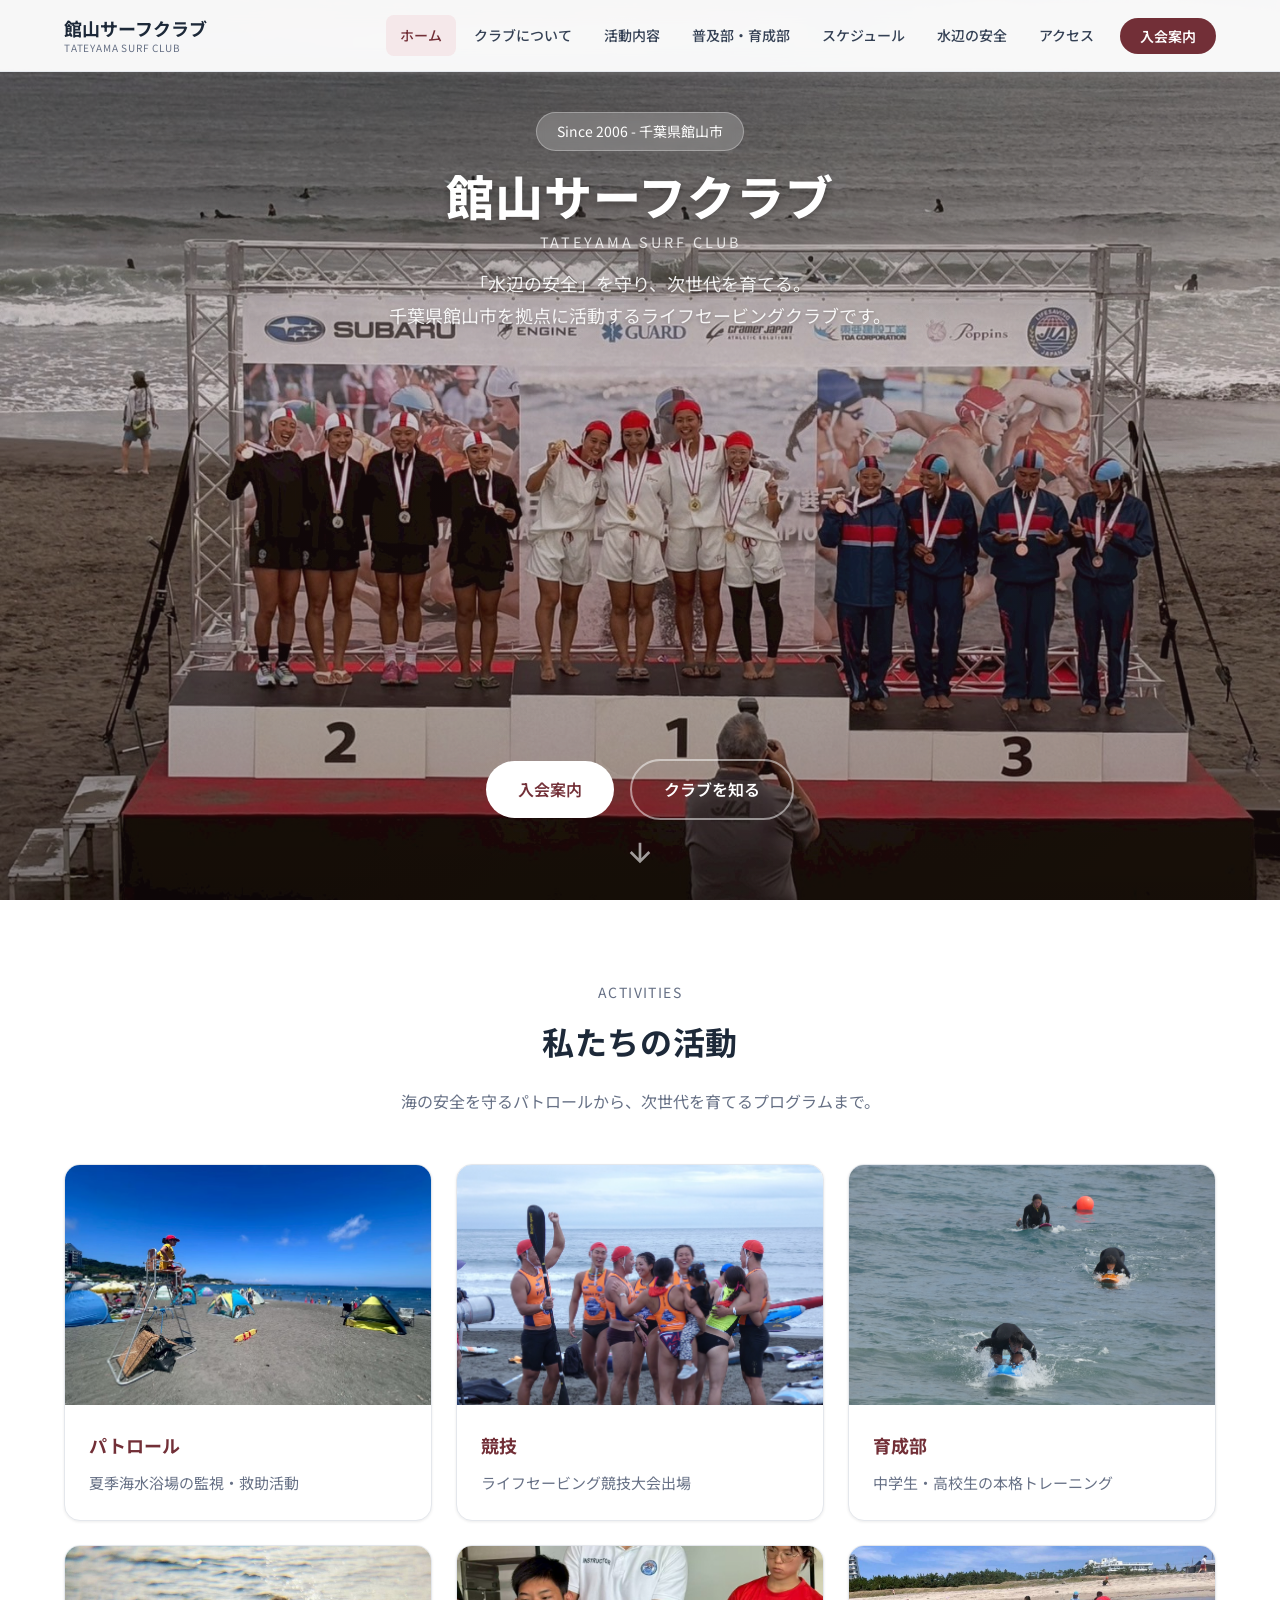
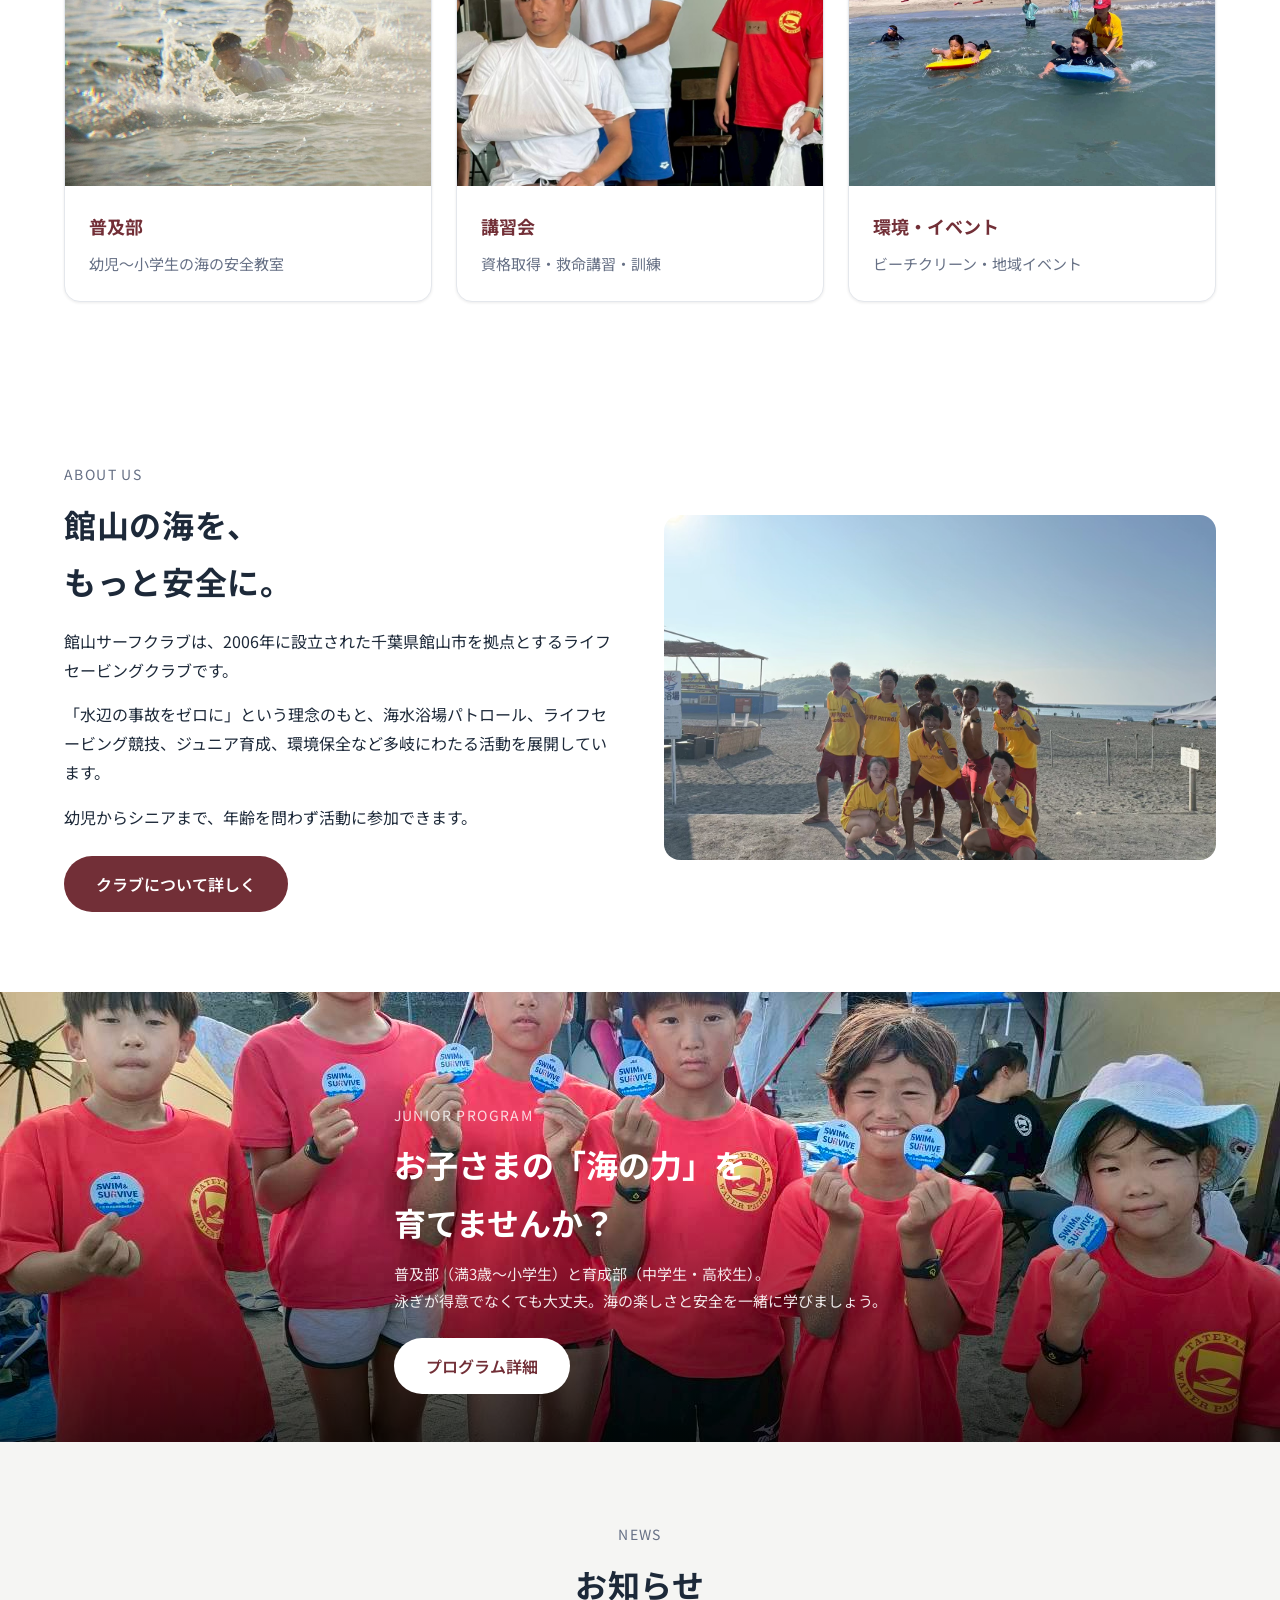
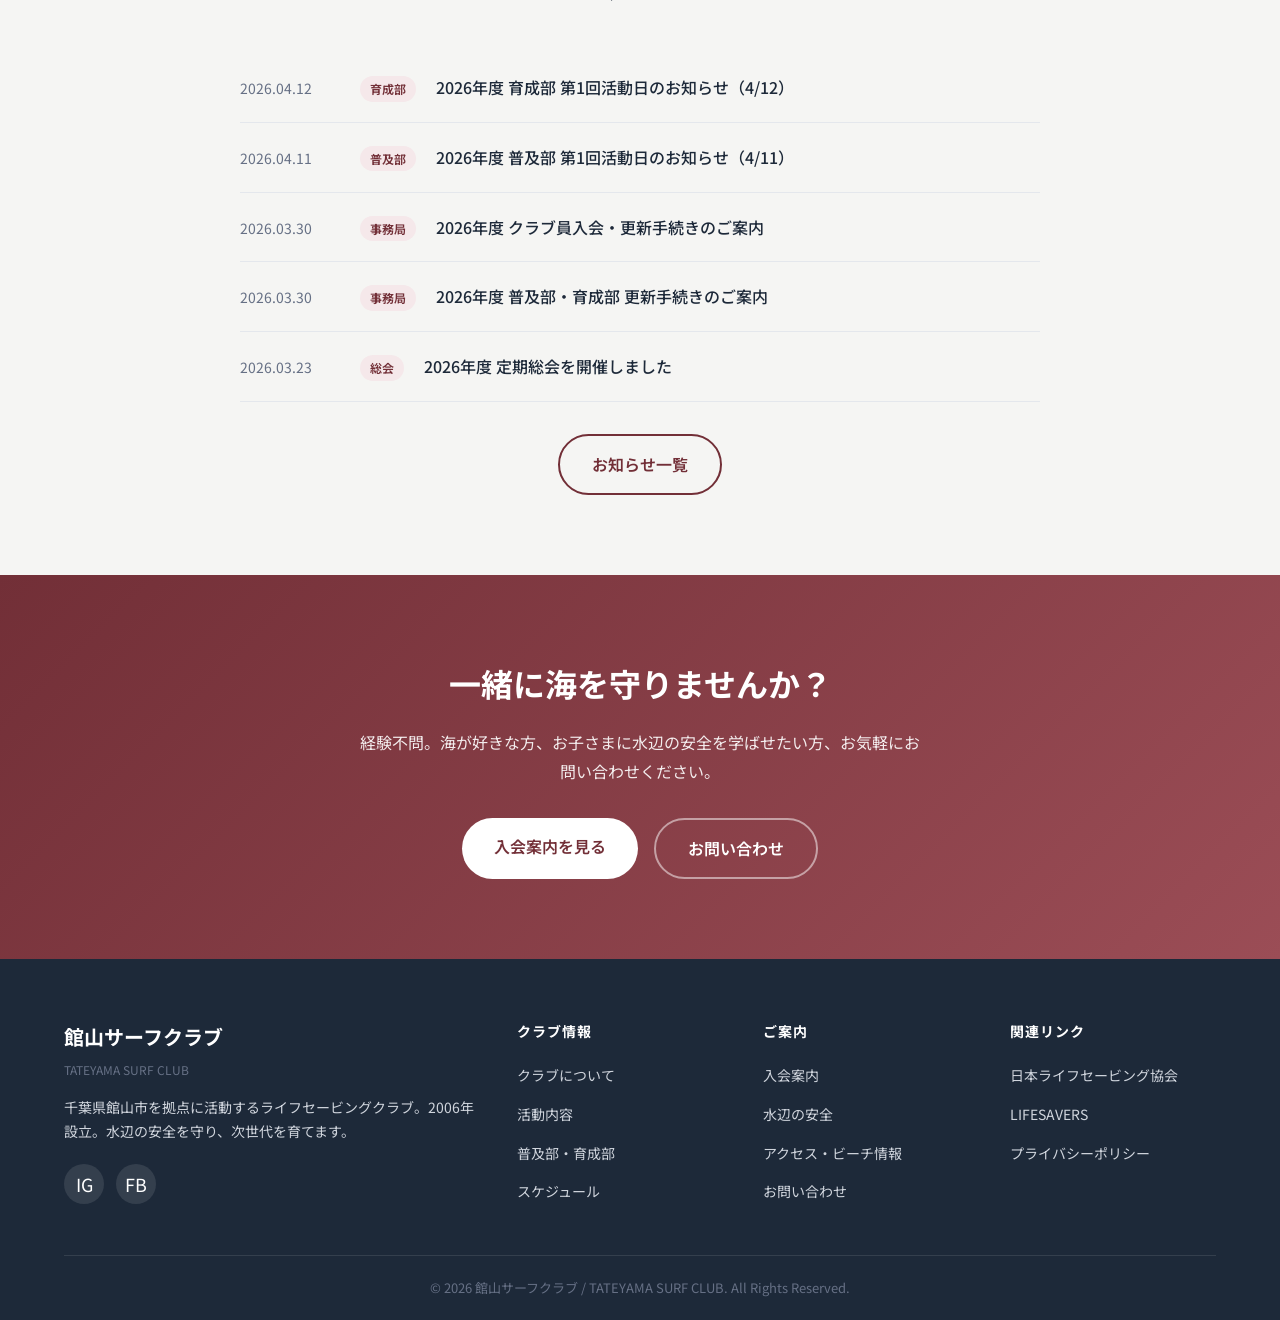
<file: index.html>
<!DOCTYPE html>
<html lang="ja">
<head>
  <meta charset="UTF-8">
  <meta name="viewport" content="width=device-width, initial-scale=1.0">
  <meta name="description" content="館山サーフクラブ公式サイト。千葉県館山市を拠点にライフセービング活動・海水浴場パトロール・ジュニア育成・競技活動を行っています。">
  <meta name="keywords" content="館山サーフクラブ,ライフセービング,館山,北条海岸,パトロール,ジュニア,千葉県">
  <meta property="og:title" content="館山サーフクラブ | TATEYAMA SURF CLUB">
  <meta property="og:description" content="千葉県館山市を拠点にライフセービング活動を行うクラブの公式サイト">
  <meta property="og:type" content="website">
  <title>館山サーフクラブ | TATEYAMA SURF CLUB 公式サイト</title>
  <link rel="preconnect" href="https://fonts.googleapis.com">
  <link rel="preconnect" href="https://fonts.gstatic.com" crossorigin>
  <link href="https://fonts.googleapis.com/css2?family=Noto+Sans+JP:wght@400;500;600;700;800&display=swap" rel="stylesheet">
  <link rel="stylesheet" href="css/style.css?v=20260416">
</head>
<body>

  <!-- Header -->
  <header class="header">
    <div class="container">
      <a href="index.html" class="header__logo">
        <div class="header__logo-text">
          館山サーフクラブ
          <small>TATEYAMA SURF CLUB</small>
        </div>
      </a>
      <button class="hamburger" aria-label="メニューを開く">
        <span></span><span></span><span></span>
      </button>
      <nav class="nav">
        <ul class="nav__list">
          <li><a href="index.html" class="nav__link nav__link--active">ホーム</a></li>
          <li><a href="about.html" class="nav__link">クラブについて</a></li>
          <li><a href="activities.html" class="nav__link">活動内容</a></li>
          <li><a href="junior.html" class="nav__link">普及部・育成部</a></li>
          <li><a href="schedule.html" class="nav__link">スケジュール</a></li>
          <li><a href="safety.html" class="nav__link">水辺の安全</a></li>
          <li><a href="access.html" class="nav__link">アクセス</a></li>
          <li><a href="join.html" class="nav__cta">入会案内</a></li>
        </ul>
      </nav>
    </div>
  </header>

  <!-- ============================
       HERO - フルスクリーン写真
       images/hero.jpg を差し替えてください
       ============================ -->
  <section class="hero">
    <div class="hero__bg" style="background-image: url('images/hero.jpg');"></div>
    <div class="hero__overlay"></div>
    <div class="hero__content">
      <div class="hero__badge">Since 2006 - 千葉県館山市</div>
      <h1 class="hero__title">館山サーフクラブ</h1>
      <p class="hero__title-en">TATEYAMA SURF CLUB</p>
      <p class="hero__lead">「水辺の安全」を守り、次世代を育てる。<br>千葉県館山市を拠点に活動するライフセービングクラブです。</p>
    </div>
    <div class="hero__buttons">
      <a href="join.html" class="btn btn--white">入会案内</a>
      <a href="about.html" class="btn btn--outline" style="border-color: rgba(255,255,255,0.5); color: #fff;">クラブを知る</a>
    </div>
    <div class="hero__scroll">
      <svg viewBox="0 0 24 24" fill="none" stroke="currentColor" stroke-width="2"><path d="M12 5v14M5 12l7 7 7-7"/></svg>
    </div>
  </section>

  <!-- ============================
       活動紹介 - 写真カード4枚
       各 images/activity-*.jpg を差し替えてください
       ============================ -->
  <section class="section">
    <div class="container">
      <p class="section-subtitle">Activities</p>
      <h2 class="section-title">私たちの活動</h2>
      <p class="section-lead">海の安全を守るパトロールから、次世代を育てるプログラムまで。</p>
      <div class="card-grid card-grid--3">
        <a href="activities.html#patrol" class="photo-card">
          <div class="photo-card__img" data-label="パトロール写真" style="background-image: url('images/activity-patrol.jpg');"></div>
          <div class="photo-card__body">
            <h3 class="photo-card__title">パトロール</h3>
            <p class="photo-card__text">夏季海水浴場の監視・救助活動</p>
          </div>
        </a>
        <a href="activities.html#competition" class="photo-card">
          <div class="photo-card__img" data-label="競技大会写真" style="background-image: url('images/activity-competition.jpg');"></div>
          <div class="photo-card__body">
            <h3 class="photo-card__title">競技</h3>
            <p class="photo-card__text">ライフセービング競技大会出場</p>
          </div>
        </a>
        <a href="junior.html" class="photo-card">
          <div class="photo-card__img" data-label="育成部写真" style="background-image: url('images/activity-junior.jpg');"></div>
          <div class="photo-card__body">
            <h3 class="photo-card__title">育成部</h3>
            <p class="photo-card__text">中学生・高校生の本格トレーニング</p>
          </div>
        </a>
        <a href="junior.html" class="photo-card">
          <div class="photo-card__img" data-label="普及部写真" style="background-image: url('images/activity-fukyu.jpg');"></div>
          <div class="photo-card__body">
            <h3 class="photo-card__title">普及部</h3>
            <p class="photo-card__text">幼児〜小学生の海の安全教室</p>
          </div>
        </a>
        <a href="activities.html#education" class="photo-card">
          <div class="photo-card__img" data-label="講習会写真" style="background-image: url('images/activity-education.jpg');"></div>
          <div class="photo-card__body">
            <h3 class="photo-card__title">講習会</h3>
            <p class="photo-card__text">資格取得・救命講習・訓練</p>
          </div>
        </a>
        <a href="activities.html#environment" class="photo-card">
          <div class="photo-card__img" data-label="環境・イベント写真" style="background-image: url('images/activity-environment.jpg');"></div>
          <div class="photo-card__body">
            <h3 class="photo-card__title">環境・イベント</h3>
            <p class="photo-card__text">ビーチクリーン・地域イベント</p>
          </div>
        </a>
      </div>
    </div>
  </section>

  <!-- ============================
       クラブ紹介 - 写真+テキスト（固定）
       images/about-beach.jpg を差し替えてください
       ============================ -->
  <section class="section">
    <div class="container">
      <div class="two-col">
        <div>
          <p class="section-subtitle" style="text-align: left;">About Us</p>
          <h2 class="section-title" style="text-align: left;">館山の海を、<br>もっと安全に。</h2>
          <p style="margin-bottom: 16px;">館山サーフクラブは、2006年に設立された千葉県館山市を拠点とするライフセービングクラブです。</p>
          <p style="margin-bottom: 16px;">「水辺の事故をゼロに」という理念のもと、海水浴場パトロール、ライフセービング競技、ジュニア育成、環境保全など多岐にわたる活動を展開しています。</p>
          <p style="margin-bottom: 24px;">幼児からシニアまで、年齢を問わず活動に参加できます。</p>
          <a href="about.html" class="btn btn--primary">クラブについて詳しく</a>
        </div>
        <div class="img-placeholder" style="background-image: url('images/about-beach.jpg'); background-size: cover; background-position: center; border: none; color: transparent;">クラブ活動の写真</div>
      </div>
    </div>
  </section>

  <!-- ============================
       ジュニア紹介 - スライドショーバナー
       ============================ -->
  <section class="section" style="padding: 0;">
    <div class="photo-banner sodateru-slider" style="border-radius: 0; min-height: 450px;">
      <img src="images/sodateru-youth.jpg" class="sodateru-slider__img sodateru-slider__img--active" alt="ユース全日本大会 集合写真">
      <img src="images/sodateru-junior.jpg" class="sodateru-slider__img" alt="ジュニア全日本大会">
      <div class="photo-banner__content" style="max-width: var(--max-width); margin: 0 auto; padding: 48px 24px;">
        <p style="font-size: 0.875rem; letter-spacing: 0.1em; opacity: 0.8; margin-bottom: 8px;">JUNIOR PROGRAM</p>
        <h2 class="photo-banner__title" style="font-size: 2rem;">お子さまの「海の力」を<br>育てませんか？</h2>
        <p class="photo-banner__text" style="max-width: 500px; margin-bottom: 24px;">普及部（満3歳〜小学生）と育成部（中学生・高校生）。<br>泳ぎが得意でなくても大丈夫。海の楽しさと安全を一緒に学びましょう。</p>
        <a href="junior.html" class="btn btn--white">プログラム詳細</a>
      </div>
    </div>
  </section>

  <!-- ============================
       ニュース - ★ここだけ更新する★
       新しいニュースは上に追加してください
       ============================ -->
  <section class="section section--gray">
    <div class="container">
      <p class="section-subtitle">News</p>
      <h2 class="section-title">お知らせ</h2>
      <div style="max-width: 800px; margin: 40px auto 0;">

        <!-- ===== ニュースここから（上に追加） ===== -->

        <div class="news-item">
          <span class="news-item__date">2026.04.12</span>
          <span class="news-item__tag">育成部</span>
          <span class="news-item__title">2026年度 育成部 第1回活動日のお知らせ（4/12）</span>
        </div>
        <div class="news-item">
          <span class="news-item__date">2026.04.11</span>
          <span class="news-item__tag">普及部</span>
          <span class="news-item__title">2026年度 普及部 第1回活動日のお知らせ（4/11）</span>
        </div>
        <div class="news-item">
          <span class="news-item__date">2026.03.30</span>
          <span class="news-item__tag">事務局</span>
          <span class="news-item__title">2026年度 クラブ員入会・更新手続きのご案内</span>
        </div>
        <div class="news-item">
          <span class="news-item__date">2026.03.30</span>
          <span class="news-item__tag">事務局</span>
          <span class="news-item__title">2026年度 普及部・育成部 更新手続きのご案内</span>
        </div>
        <div class="news-item">
          <span class="news-item__date">2026.03.23</span>
          <span class="news-item__tag">総会</span>
          <span class="news-item__title">2026年度 定期総会を開催しました</span>
        </div>

        <!-- ===== ニュースここまで ===== -->

      </div>
      <div style="text-align: center; margin-top: 32px;">
        <a href="news.html" class="btn btn--outline">お知らせ一覧</a>
      </div>
    </div>
  </section>

  <!-- CTA（固定） -->
  <section class="cta">
    <h2 class="cta__title">一緒に海を守りませんか？</h2>
    <p class="cta__text">経験不問。海が好きな方、お子さまに水辺の安全を学ばせたい方、お気軽にお問い合わせください。</p>
    <div class="cta__buttons">
      <a href="join.html" class="btn btn--white">入会案内を見る</a>
      <a href="contact.html" class="btn btn--outline" style="border-color: rgba(255,255,255,0.5); color: #fff;">お問い合わせ</a>
    </div>
  </section>

  <!-- Footer（固定） -->
  <footer class="footer">
    <div class="container">
      <div class="footer__grid">
        <div>
          <div class="footer__brand">
            館山サーフクラブ
            <small>TATEYAMA SURF CLUB</small>
          </div>
          <p class="footer__desc">千葉県館山市を拠点に活動するライフセービングクラブ。2006年設立。水辺の安全を守り、次世代を育てます。</p>
          <div class="footer__social">
            <a href="https://www.instagram.com/tateyama_surf_club/" target="_blank" rel="noopener" aria-label="Instagram">IG</a>
            <a href="https://www.facebook.com/tateyamasurfclub/" target="_blank" rel="noopener" aria-label="Facebook">FB</a>
          </div>
        </div>
        <div>
          <h4 class="footer__heading">クラブ情報</h4>
          <ul class="footer__links">
            <li><a href="about.html">クラブについて</a></li>
            <li><a href="activities.html">活動内容</a></li>
            <li><a href="junior.html">普及部・育成部</a></li>
            <li><a href="schedule.html">スケジュール</a></li>
          </ul>
        </div>
        <div>
          <h4 class="footer__heading">ご案内</h4>
          <ul class="footer__links">
            <li><a href="join.html">入会案内</a></li>
            <li><a href="safety.html">水辺の安全</a></li>
            <li><a href="access.html">アクセス・ビーチ情報</a></li>
            <li><a href="contact.html">お問い合わせ</a></li>
          </ul>
        </div>
        <div>
          <h4 class="footer__heading">関連リンク</h4>
          <ul class="footer__links">
            <li><a href="https://jla-lifesaving.or.jp/" target="_blank" rel="noopener">日本ライフセービング協会</a></li>
            <li><a href="https://life-savers.jp/" target="_blank" rel="noopener">LIFESAVERS</a></li>
            <li><a href="privacy.html">プライバシーポリシー</a></li>
          </ul>
        </div>
      </div>
      <div class="footer__bottom">
        &copy; 2026 館山サーフクラブ / TATEYAMA SURF CLUB. All Rights Reserved.
      </div>
    </div>
  </footer>

  <button class="scroll-top" aria-label="ページの先頭へ">&uarr;</button>
  <script src="js/main.js"></script>
</body>
</html>
</file>
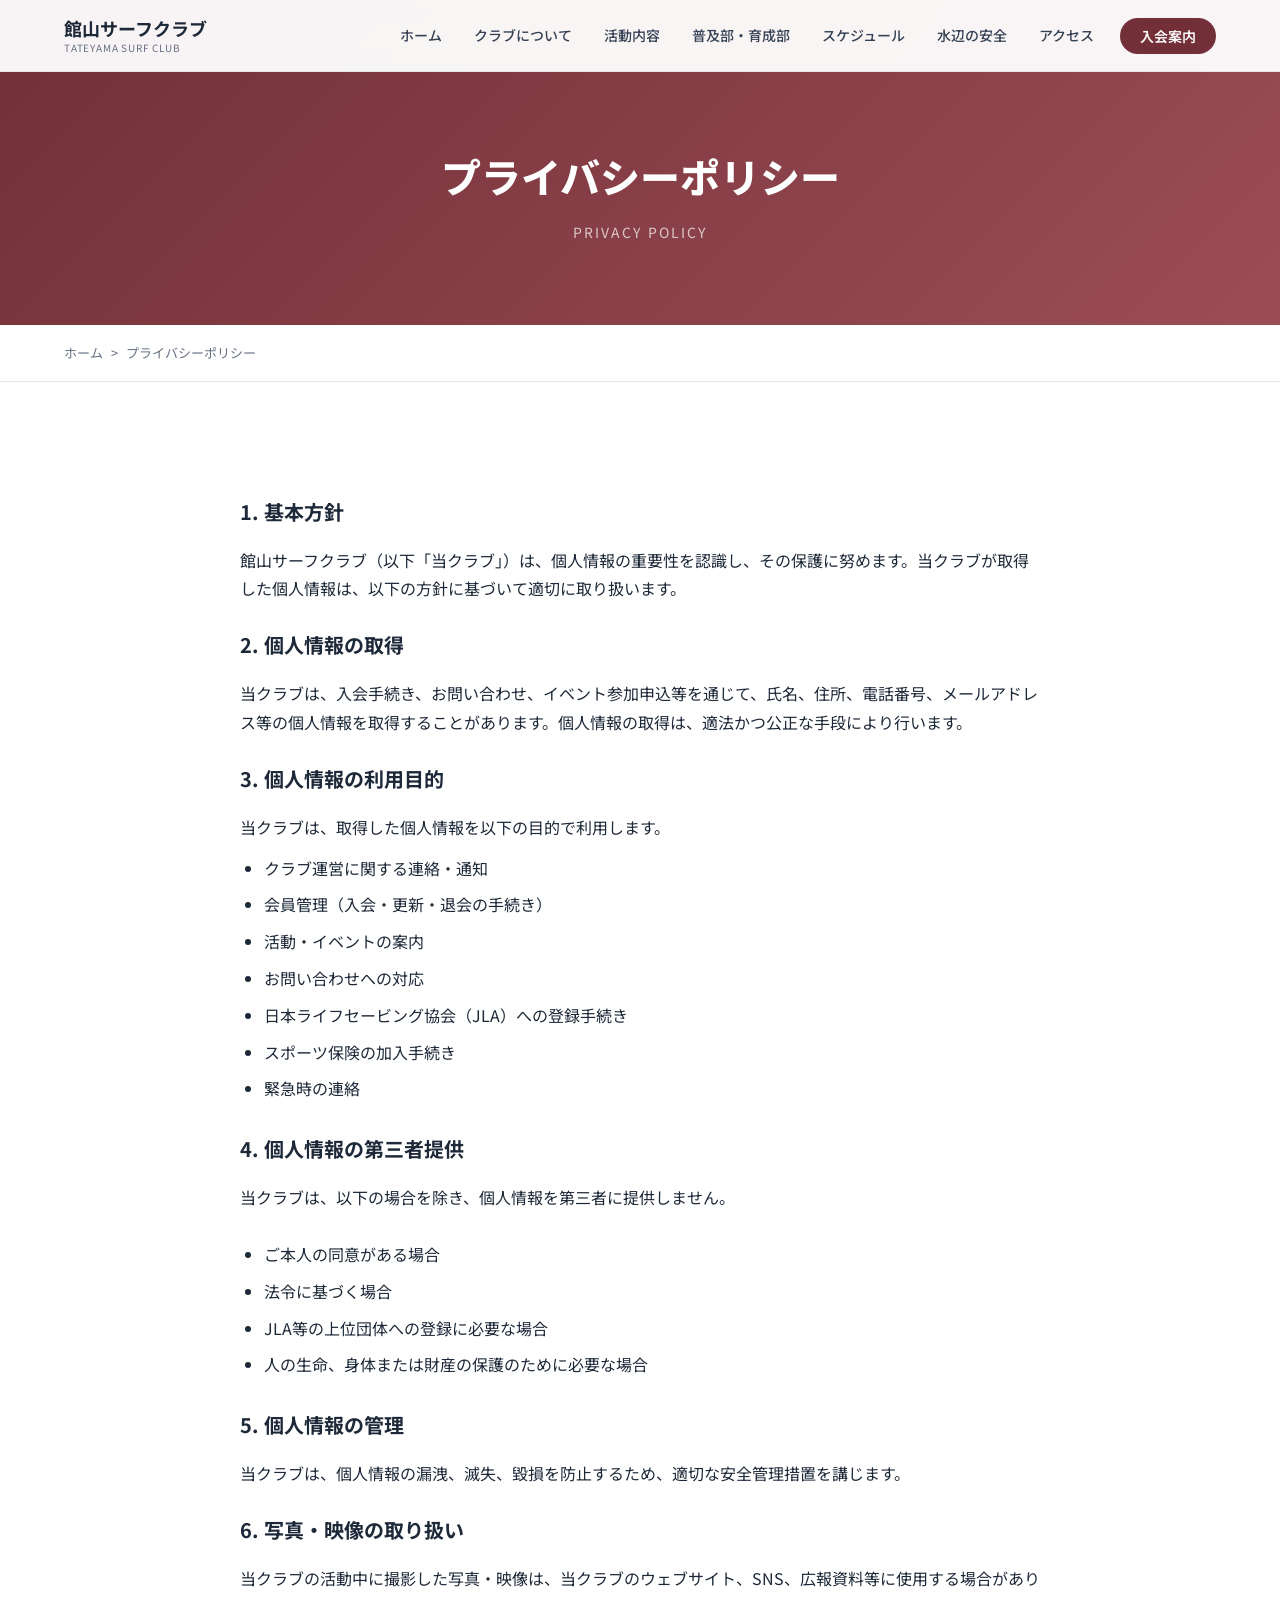
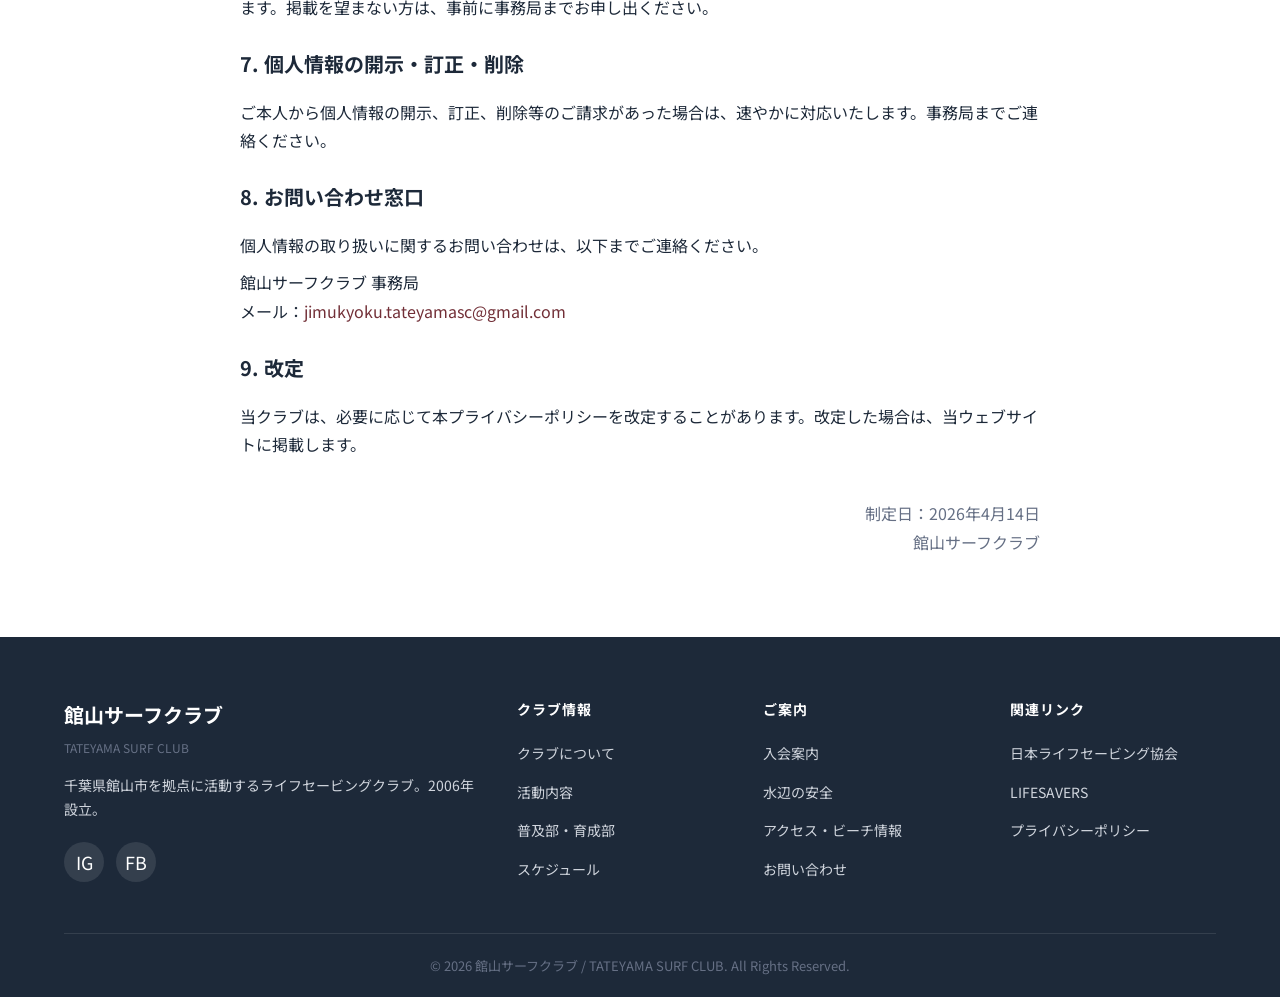
<file: privacy.html>
<!DOCTYPE html>
<html lang="ja">
<head>
  <meta charset="UTF-8">
  <meta name="viewport" content="width=device-width, initial-scale=1.0">
  <meta name="description" content="館山サーフクラブのプライバシーポリシー。個人情報の取り扱いについて。">
  <title>プライバシーポリシー | 館山サーフクラブ</title>
  <link rel="preconnect" href="https://fonts.googleapis.com">
  <link rel="preconnect" href="https://fonts.gstatic.com" crossorigin>
  <link href="https://fonts.googleapis.com/css2?family=Noto+Sans+JP:wght@400;500;600;700;800&display=swap" rel="stylesheet">
  <link rel="stylesheet" href="css/style.css?v=20260416">
</head>
<body>

  <header class="header">
    <div class="container">
      <a href="index.html" class="header__logo"><div class="header__logo-text">館山サーフクラブ<small>TATEYAMA SURF CLUB</small></div></a>
      <button class="hamburger" aria-label="メニューを開く"><span></span><span></span><span></span></button>
      <nav class="nav">
        <ul class="nav__list">
          <li><a href="index.html" class="nav__link">ホーム</a></li>
          <li><a href="about.html" class="nav__link">クラブについて</a></li>
          <li><a href="activities.html" class="nav__link">活動内容</a></li>
          <li><a href="junior.html" class="nav__link">普及部・育成部</a></li>
          <li><a href="schedule.html" class="nav__link">スケジュール</a></li>
          <li><a href="safety.html" class="nav__link">水辺の安全</a></li>
          <li><a href="access.html" class="nav__link">アクセス</a></li>
          <li><a href="join.html" class="nav__cta">入会案内</a></li>
        </ul>
      </nav>
    </div>
  </header>

  <section class="page-hero">
    <h1 class="page-hero__title">プライバシーポリシー</h1>
    <p class="page-hero__subtitle">Privacy Policy</p>
  </section>

  <div class="breadcrumb">
    <div class="container"><a href="index.html">ホーム</a><span>&gt;</span>プライバシーポリシー</div>
  </div>

  <section class="section">
    <div class="container">
      <div style="max-width: 800px; margin: 0 auto;">

        <h2 style="font-size: 1.25rem; margin-bottom: 16px; margin-top: 32px;">1. 基本方針</h2>
        <p style="margin-bottom: 24px;">館山サーフクラブ（以下「当クラブ」）は、個人情報の重要性を認識し、その保護に努めます。当クラブが取得した個人情報は、以下の方針に基づいて適切に取り扱います。</p>

        <h2 style="font-size: 1.25rem; margin-bottom: 16px;">2. 個人情報の取得</h2>
        <p style="margin-bottom: 24px;">当クラブは、入会手続き、お問い合わせ、イベント参加申込等を通じて、氏名、住所、電話番号、メールアドレス等の個人情報を取得することがあります。個人情報の取得は、適法かつ公正な手段により行います。</p>

        <h2 style="font-size: 1.25rem; margin-bottom: 16px;">3. 個人情報の利用目的</h2>
        <p style="margin-bottom: 8px;">当クラブは、取得した個人情報を以下の目的で利用します。</p>
        <ul style="margin-bottom: 24px; padding-left: 24px;">
          <li style="padding: 4px 0; list-style: disc;">クラブ運営に関する連絡・通知</li>
          <li style="padding: 4px 0; list-style: disc;">会員管理（入会・更新・退会の手続き）</li>
          <li style="padding: 4px 0; list-style: disc;">活動・イベントの案内</li>
          <li style="padding: 4px 0; list-style: disc;">お問い合わせへの対応</li>
          <li style="padding: 4px 0; list-style: disc;">日本ライフセービング協会（JLA）への登録手続き</li>
          <li style="padding: 4px 0; list-style: disc;">スポーツ保険の加入手続き</li>
          <li style="padding: 4px 0; list-style: disc;">緊急時の連絡</li>
        </ul>

        <h2 style="font-size: 1.25rem; margin-bottom: 16px;">4. 個人情報の第三者提供</h2>
        <p style="margin-bottom: 24px;">当クラブは、以下の場合を除き、個人情報を第三者に提供しません。</p>
        <ul style="margin-bottom: 24px; padding-left: 24px;">
          <li style="padding: 4px 0; list-style: disc;">ご本人の同意がある場合</li>
          <li style="padding: 4px 0; list-style: disc;">法令に基づく場合</li>
          <li style="padding: 4px 0; list-style: disc;">JLA等の上位団体への登録に必要な場合</li>
          <li style="padding: 4px 0; list-style: disc;">人の生命、身体または財産の保護のために必要な場合</li>
        </ul>

        <h2 style="font-size: 1.25rem; margin-bottom: 16px;">5. 個人情報の管理</h2>
        <p style="margin-bottom: 24px;">当クラブは、個人情報の漏洩、滅失、毀損を防止するため、適切な安全管理措置を講じます。</p>

        <h2 style="font-size: 1.25rem; margin-bottom: 16px;">6. 写真・映像の取り扱い</h2>
        <p style="margin-bottom: 24px;">当クラブの活動中に撮影した写真・映像は、当クラブのウェブサイト、SNS、広報資料等に使用する場合があります。掲載を望まない方は、事前に事務局までお申し出ください。</p>

        <h2 style="font-size: 1.25rem; margin-bottom: 16px;">7. 個人情報の開示・訂正・削除</h2>
        <p style="margin-bottom: 24px;">ご本人から個人情報の開示、訂正、削除等のご請求があった場合は、速やかに対応いたします。事務局までご連絡ください。</p>

        <h2 style="font-size: 1.25rem; margin-bottom: 16px;">8. お問い合わせ窓口</h2>
        <p style="margin-bottom: 8px;">個人情報の取り扱いに関するお問い合わせは、以下までご連絡ください。</p>
        <p style="margin-bottom: 24px;">
          館山サーフクラブ 事務局<br>
          メール：<a href="mailto:jimukyoku.tateyamasc@gmail.com">jimukyoku.tateyamasc@gmail.com</a>
        </p>

        <h2 style="font-size: 1.25rem; margin-bottom: 16px;">9. 改定</h2>
        <p style="margin-bottom: 24px;">当クラブは、必要に応じて本プライバシーポリシーを改定することがあります。改定した場合は、当ウェブサイトに掲載します。</p>

        <p style="text-align: right; color: var(--gray-500); margin-top: 40px;">
          制定日：2026年4月14日<br>
          館山サーフクラブ
        </p>

      </div>
    </div>
  </section>

  <footer class="footer">
    <div class="container">
      <div class="footer__grid">
        <div><div class="footer__brand">館山サーフクラブ<small>TATEYAMA SURF CLUB</small></div><p class="footer__desc">千葉県館山市を拠点に活動するライフセービングクラブ。2006年設立。</p><div class="footer__social"><a href="https://www.instagram.com/tateyama_surf_club/" target="_blank" rel="noopener" aria-label="Instagram">IG</a><a href="https://www.facebook.com/tateyamasurfclub/" target="_blank" rel="noopener" aria-label="Facebook">FB</a></div></div>
        <div><h4 class="footer__heading">クラブ情報</h4><ul class="footer__links"><li><a href="about.html">クラブについて</a></li><li><a href="activities.html">活動内容</a></li><li><a href="junior.html">普及部・育成部</a></li><li><a href="schedule.html">スケジュール</a></li></ul></div>
        <div><h4 class="footer__heading">ご案内</h4><ul class="footer__links"><li><a href="join.html">入会案内</a></li><li><a href="safety.html">水辺の安全</a></li><li><a href="access.html">アクセス・ビーチ情報</a></li><li><a href="contact.html">お問い合わせ</a></li></ul></div>
        <div><h4 class="footer__heading">関連リンク</h4><ul class="footer__links"><li><a href="https://jla-lifesaving.or.jp/" target="_blank" rel="noopener">日本ライフセービング協会</a></li><li><a href="https://life-savers.jp/" target="_blank" rel="noopener">LIFESAVERS</a></li><li><a href="privacy.html">プライバシーポリシー</a></li></ul></div>
      </div>
      <div class="footer__bottom">&copy; 2026 館山サーフクラブ / TATEYAMA SURF CLUB. All Rights Reserved.</div>
    </div>
  </footer>
  <button class="scroll-top" aria-label="ページの先頭へ">&uarr;</button>
  <script src="js/main.js"></script>
</body>
</html>
</file>
<file: css/style.css>
/* ============================================
   TATEYAMA SURF CLUB - Official Website
   ============================================ */

/* --- Reset & Base --- */
*, *::before, *::after {
  margin: 0;
  padding: 0;
  box-sizing: border-box;
}

:root {
  --primary: #722F37;
  --primary-dark: #5a1a22;
  --primary-light: #f5e8ea;
  --accent: #0057B8;
  --accent-light: #e8f0fe;
  --white: #ffffff;
  --off-white: #f5f5f3;
  --gray-100: #f0f2f5;
  --gray-200: #e4e7ec;
  --gray-300: #d0d5dd;
  --gray-500: #667085;
  --gray-700: #344054;
  --gray-900: #1d2939;
  --sand: #f5f0e8;
  --ocean-gradient: linear-gradient(135deg, #722F37 0%, #9B4D56 100%);
  --shadow-sm: 0 1px 3px rgba(0,0,0,0.08);
  --shadow-md: 0 4px 12px rgba(0,0,0,0.1);
  --shadow-lg: 0 8px 24px rgba(0,0,0,0.12);
  --radius: 8px;
  --radius-lg: 16px;
  --max-width: 1200px;
  --header-height: 72px;
}

html {
  scroll-behavior: smooth;
  font-size: 16px;
}

body {
  font-family: 'Noto Sans JP', 'Hiragino Kaku Gothic ProN', 'Yu Gothic', sans-serif;
  color: var(--gray-900);
  line-height: 1.8;
  background: var(--white);
  -webkit-font-smoothing: antialiased;
}

a {
  color: var(--primary);
  text-decoration: none;
  transition: color 0.2s;
}

a:hover {
  color: var(--primary-dark);
}

img {
  max-width: 100%;
  height: auto;
  display: block;
}

ul, ol {
  list-style: none;
}

/* --- Utility --- */
.container {
  max-width: var(--max-width);
  margin: 0 auto;
  padding: 0 24px;
}

.section {
  padding: 80px 0;
}

.section--gray {
  background: var(--off-white);
}

.section--sand {
  background: var(--sand);
}

.section--blue {
  background: var(--primary);
  color: var(--white);
}

.section-title {
  font-size: 2rem;
  font-weight: 700;
  text-align: center;
  margin-bottom: 16px;
  letter-spacing: 0.02em;
}

.section-title--white {
  color: var(--white);
}

.section-subtitle {
  text-align: center;
  color: var(--gray-500);
  font-size: 0.875rem;
  text-transform: uppercase;
  letter-spacing: 0.1em;
  margin-bottom: 8px;
}

.section-lead {
  text-align: center;
  color: var(--gray-500);
  max-width: 640px;
  margin: 0 auto 48px;
  font-size: 1rem;
}

.btn {
  display: inline-block;
  padding: 14px 32px;
  border-radius: 50px;
  font-size: 1rem;
  font-weight: 600;
  cursor: pointer;
  transition: all 0.3s;
  border: none;
  text-align: center;
}

.btn--primary {
  background: var(--primary);
  color: var(--white);
}

.btn--primary:hover {
  background: var(--primary-dark);
  color: var(--white);
  transform: translateY(-2px);
  box-shadow: var(--shadow-md);
}

.btn--white {
  background: var(--white);
  color: var(--primary);
}

.btn--white:hover {
  background: var(--gray-100);
  color: var(--primary-dark);
  transform: translateY(-2px);
}

.btn--sm {
  padding: 8px 20px;
  font-size: 0.875rem;
}

.btn--outline {
  background: transparent;
  color: var(--primary);
  border: 2px solid var(--primary);
}

.btn--outline:hover {
  background: var(--primary);
  color: var(--white);
}

.btn--accent {
  background: var(--accent);
  color: var(--white);
}

.btn--accent:hover {
  background: #c5303c;
  color: var(--white);
  transform: translateY(-2px);
}

/* --- Header --- */
.header {
  position: fixed;
  top: 0;
  left: 0;
  right: 0;
  height: var(--header-height);
  background: rgba(255,255,255,0.95);
  backdrop-filter: blur(10px);
  z-index: 9999;
  border-bottom: 1px solid var(--gray-200);
  transition: box-shadow 0.3s;
}

.header.scrolled {
  box-shadow: var(--shadow-sm);
}

.header .container {
  display: flex;
  align-items: center;
  justify-content: space-between;
  height: 100%;
}

.header__logo {
  display: flex;
  align-items: center;
  gap: 12px;
  font-weight: 700;
  font-size: 1.125rem;
  color: var(--gray-900);
}

.header__logo img {
  height: 40px;
  width: auto;
}

.header__logo-text {
  display: flex;
  flex-direction: column;
  line-height: 1.3;
}

.header__logo-text small {
  font-size: 0.625rem;
  color: var(--gray-500);
  font-weight: 400;
  letter-spacing: 0.08em;
}

.nav__list {
  display: flex;
  align-items: center;
  gap: 4px;
}

.nav__link {
  display: block;
  padding: 8px 14px;
  color: var(--gray-700);
  font-size: 0.875rem;
  font-weight: 500;
  border-radius: var(--radius);
  transition: all 0.2s;
}

.nav__link:hover,
.nav__link--active {
  color: var(--primary);
  background: var(--primary-light);
}

.nav__cta {
  margin-left: 8px;
  padding: 8px 20px;
  background: var(--primary);
  color: var(--white) !important;
  border-radius: 50px;
  font-size: 0.875rem;
  font-weight: 600;
}

.nav__cta:hover {
  background: var(--primary-dark);
  color: var(--white) !important;
}

/* Mobile menu */
.hamburger {
  display: none;
  flex-direction: column;
  gap: 5px;
  cursor: pointer;
  padding: 8px;
  background: none;
  border: none;
  z-index: 10000;
}

.hamburger span {
  width: 24px;
  height: 2px;
  background: var(--gray-900);
  transition: all 0.3s;
}

.hamburger.active span:nth-child(1) {
  transform: rotate(45deg) translate(5px, 5px);
}

.hamburger.active span:nth-child(2) {
  opacity: 0;
}

.hamburger.active span:nth-child(3) {
  transform: rotate(-45deg) translate(5px, -5px);
}

/* --- Hero --- */
.hero {
  position: relative;
  min-height: 100vh;
  display: flex;
  flex-direction: column;
  align-items: center;
  justify-content: space-between;
  background: var(--ocean-gradient);
  color: var(--white);
  text-align: center;
  overflow: hidden;
  padding-top: var(--header-height);
}

.hero__bg {
  position: absolute;
  inset: 0;
  background-size: cover;
  background-position: center top;
  opacity: 0.85;
}

.hero__overlay {
  position: absolute;
  inset: 0;
  background: linear-gradient(180deg, rgba(0,0,0,0.45) 0%, rgba(0,0,0,0.1) 40%, rgba(0,0,0,0.35) 100%);
}

.hero__content {
  position: relative;
  z-index: 2;
  padding: 40px 24px 0;
  text-align: center;
}

.hero__badge {
  display: inline-block;
  background: rgba(255,255,255,0.2);
  backdrop-filter: blur(4px);
  padding: 6px 20px;
  border-radius: 50px;
  font-size: 0.875rem;
  margin-bottom: 16px;
  border: 1px solid rgba(255,255,255,0.3);
}

.hero__title {
  font-size: 3rem;
  font-weight: 800;
  line-height: 1.2;
  margin-bottom: 4px;
  letter-spacing: 0.02em;
  text-shadow: 0 2px 8px rgba(0,0,0,0.3);
}

.hero__title-en {
  font-size: 0.9rem;
  font-weight: 400;
  letter-spacing: 0.2em;
  opacity: 0.8;
  margin-bottom: 12px;
}

.hero__lead {
  font-size: 1.125rem;
  max-width: 600px;
  margin: 0 auto;
  opacity: 0.9;
  line-height: 1.8;
  text-shadow: 0 1px 4px rgba(0,0,0,0.3);
}

.hero__buttons {
  display: flex;
  gap: 16px;
  justify-content: center;
  align-items: center;
  flex-wrap: wrap;
  position: relative;
  z-index: 2;
  margin-bottom: 80px;
}

.hero__scroll {
  position: absolute;
  bottom: 24px;
  left: 50%;
  transform: translateX(-50%);
  z-index: 2;
  animation: bounce 2s infinite;
}

.hero__scroll svg {
  width: 32px;
  height: 32px;
  opacity: 0.6;
}

@keyframes bounce {
  0%, 100% { transform: translateX(-50%) translateY(0); }
  50% { transform: translateX(-50%) translateY(8px); }
}

/* --- Page Hero (sub pages) --- */
.page-hero {
  background: var(--ocean-gradient);
  color: var(--white);
  padding: 140px 0 80px;
  text-align: center;
  position: relative;
  background-size: cover;
  background-position: center;
}

.page-hero--photo {
  position: relative;
}

.page-hero--photo::after {
  content: '';
  position: absolute;
  inset: 0;
  background: linear-gradient(135deg, rgba(114,47,55,0.8) 0%, rgba(29,41,57,0.6) 100%);
}

.page-hero--photo > * {
  position: relative;
  z-index: 2;
}

.page-hero__title {
  font-size: 2.5rem;
  font-weight: 800;
  margin-bottom: 8px;
}

.page-hero__subtitle {
  font-size: 0.875rem;
  opacity: 0.7;
  letter-spacing: 0.15em;
  text-transform: uppercase;
}

.page-hero__lead {
  margin-top: 16px;
  opacity: 0.85;
  max-width: 600px;
  margin-left: auto;
  margin-right: auto;
}

/* --- Breadcrumb --- */
.breadcrumb {
  padding: 16px 0;
  font-size: 0.8125rem;
  color: var(--gray-500);
  border-bottom: 1px solid var(--gray-200);
}

.breadcrumb a {
  color: var(--gray-500);
}

.breadcrumb a:hover {
  color: var(--primary);
}

.breadcrumb span {
  margin: 0 8px;
}

/* --- Cards --- */
.card-grid {
  display: grid;
  grid-template-columns: repeat(auto-fit, minmax(300px, 1fr));
  gap: 24px;
}

.card-grid--3 {
  grid-template-columns: repeat(3, 1fr);
}

.card-grid--4 {
  grid-template-columns: repeat(4, 1fr);
}

.card {
  background: var(--white);
  border-radius: var(--radius-lg);
  overflow: hidden;
  box-shadow: var(--shadow-sm);
  transition: all 0.3s;
  border: 1px solid var(--gray-200);
}

.card:hover {
  transform: translateY(-4px);
  box-shadow: var(--shadow-lg);
}

.card__image {
  height: 200px;
  background: var(--gray-200);
  background-size: cover;
  background-position: center;
  position: relative;
}

.card__image-placeholder {
  height: 200px;
  background: var(--ocean-gradient);
  display: flex;
  align-items: center;
  justify-content: center;
  font-size: 3rem;
}

.card__body {
  padding: 24px;
}

.card__tag {
  display: inline-block;
  padding: 4px 12px;
  background: var(--primary-light);
  color: var(--primary);
  font-size: 0.75rem;
  font-weight: 600;
  border-radius: 50px;
  margin-bottom: 12px;
}

.card__title {
  font-size: 1.25rem;
  font-weight: 700;
  margin-bottom: 12px;
  line-height: 1.4;
}

.card__text {
  color: var(--gray-500);
  font-size: 0.9375rem;
  line-height: 1.7;
}

/* --- Icon Card --- */
.icon-card {
  text-align: center;
  padding: 40px 24px;
  background: var(--white);
  border-radius: var(--radius-lg);
  border: 1px solid var(--gray-200);
  transition: all 0.3s;
}

.icon-card:hover {
  transform: translateY(-4px);
  box-shadow: var(--shadow-md);
  border-color: var(--primary);
}

.icon-card__icon {
  width: 64px;
  height: 64px;
  margin: 0 auto 20px;
  background: var(--primary-light);
  border-radius: 50%;
  display: flex;
  align-items: center;
  justify-content: center;
  font-size: 1.75rem;
}

.icon-card__title {
  font-size: 1.125rem;
  font-weight: 700;
  margin-bottom: 12px;
}

.icon-card__text {
  color: var(--gray-500);
  font-size: 0.9375rem;
}

/* --- Stats --- */
.stats {
  display: grid;
  grid-template-columns: repeat(4, 1fr);
  gap: 24px;
  text-align: center;
}

.stat__number {
  font-size: 3rem;
  font-weight: 800;
  color: var(--primary);
  line-height: 1;
  margin-bottom: 8px;
}

.stat__label {
  font-size: 0.875rem;
  color: var(--gray-500);
}

/* --- Table --- */
.table-wrap {
  overflow-x: auto;
}

.table {
  width: 100%;
  border-collapse: collapse;
  font-size: 0.9375rem;
}

.table th {
  background: var(--primary);
  color: var(--white);
  padding: 14px 16px;
  text-align: left;
  font-weight: 600;
  white-space: nowrap;
}

.table td {
  padding: 14px 16px;
  border-bottom: 1px solid var(--gray-200);
}

.table tr:nth-child(even) td {
  background: var(--off-white);
}

.table--striped tr:hover td {
  background: var(--primary-light);
}

/* --- CTA Section --- */
.cta {
  background: var(--ocean-gradient);
  color: var(--white);
  padding: 80px 0;
  text-align: center;
}

.cta__title {
  font-size: 2rem;
  font-weight: 700;
  margin-bottom: 16px;
}

.cta__text {
  opacity: 0.9;
  max-width: 560px;
  margin: 0 auto 32px;
}

.cta__buttons {
  display: flex;
  gap: 16px;
  justify-content: center;
  flex-wrap: wrap;
}

/* --- Timeline --- */
.timeline {
  position: relative;
  max-width: 800px;
  margin: 0 auto;
}

.timeline::before {
  content: '';
  position: absolute;
  left: 0;
  top: 0;
  bottom: 0;
  width: 3px;
  background: var(--gray-200);
}

.timeline__item {
  position: relative;
  padding-left: 40px;
  padding-bottom: 32px;
}

.timeline__item::before {
  content: '';
  position: absolute;
  left: -5px;
  top: 6px;
  width: 13px;
  height: 13px;
  border-radius: 50%;
  background: var(--primary);
  border: 3px solid var(--white);
  box-shadow: 0 0 0 2px var(--primary);
}

.timeline__year {
  font-size: 0.875rem;
  color: var(--primary);
  font-weight: 700;
  margin-bottom: 4px;
}

.timeline__text {
  color: var(--gray-700);
}

/* --- FAQ --- */
.faq__item {
  border: 1px solid var(--gray-200);
  border-radius: var(--radius);
  margin-bottom: 12px;
  overflow: hidden;
}

.faq__question {
  display: flex;
  align-items: center;
  justify-content: space-between;
  padding: 20px 24px;
  cursor: pointer;
  font-weight: 600;
  background: var(--white);
  transition: background 0.2s;
  border: none;
  width: 100%;
  text-align: left;
  font-size: 1rem;
  color: var(--gray-900);
}

.faq__question:hover {
  background: var(--off-white);
}

.faq__question::after {
  content: '+';
  font-size: 1.5rem;
  color: var(--primary);
  transition: transform 0.3s;
}

.faq__item.active .faq__question::after {
  content: '-';
}

.faq__answer {
  display: none;
  padding: 0 24px 20px;
  color: var(--gray-700);
  line-height: 1.8;
}

.faq__item.active .faq__answer {
  display: block;
}

/* --- Contact Form --- */
.form-group {
  margin-bottom: 24px;
}

.form-group label {
  display: block;
  font-weight: 600;
  margin-bottom: 8px;
  font-size: 0.9375rem;
}

.form-group label .required {
  color: var(--accent);
  font-size: 0.75rem;
  margin-left: 4px;
}

.form-input,
.form-textarea,
.form-select {
  width: 100%;
  padding: 12px 16px;
  border: 1px solid var(--gray-300);
  border-radius: var(--radius);
  font-size: 1rem;
  font-family: inherit;
  transition: border-color 0.2s;
  background: var(--white);
}

.form-input:focus,
.form-textarea:focus,
.form-select:focus {
  outline: none;
  border-color: var(--primary);
  box-shadow: 0 0 0 3px rgba(0,87,184,0.1);
}

.form-textarea {
  min-height: 160px;
  resize: vertical;
}

/* --- Footer --- */
.footer {
  background: var(--gray-900);
  color: var(--gray-300);
  padding: 60px 0 0;
}

.footer__grid {
  display: grid;
  grid-template-columns: 2fr 1fr 1fr 1fr;
  gap: 40px;
  padding-bottom: 40px;
  border-bottom: 1px solid rgba(255,255,255,0.1);
}

.footer__brand {
  font-size: 1.25rem;
  font-weight: 700;
  color: var(--white);
  margin-bottom: 16px;
}

.footer__brand small {
  display: block;
  font-size: 0.75rem;
  color: var(--gray-500);
  font-weight: 400;
  margin-top: 4px;
}

.footer__desc {
  font-size: 0.875rem;
  line-height: 1.7;
  margin-bottom: 20px;
}

.footer__social {
  display: flex;
  gap: 12px;
}

.footer__social a {
  width: 40px;
  height: 40px;
  border-radius: 50%;
  background: rgba(255,255,255,0.1);
  display: flex;
  align-items: center;
  justify-content: center;
  color: var(--white);
  transition: background 0.2s;
  font-size: 1.125rem;
}

.footer__social a:hover {
  background: var(--primary);
}

.footer__heading {
  color: var(--white);
  font-weight: 700;
  font-size: 0.875rem;
  margin-bottom: 16px;
  text-transform: uppercase;
  letter-spacing: 0.08em;
}

.footer__links li {
  margin-bottom: 10px;
}

.footer__links a {
  color: var(--gray-300);
  font-size: 0.875rem;
  transition: color 0.2s;
}

.footer__links a:hover {
  color: var(--white);
}

.footer__bottom {
  padding: 20px 0;
  text-align: center;
  font-size: 0.8125rem;
  color: var(--gray-500);
}

/* --- Responsive --- */
@media (max-width: 1024px) {
  .card-grid--3, .card-grid--4 {
    grid-template-columns: repeat(2, 1fr);
  }
  .stats {
    grid-template-columns: repeat(2, 1fr);
  }
  .footer__grid {
    grid-template-columns: 1fr 1fr;
  }
  /* Mobile nav */
  .nav {
    position: fixed;
    top: var(--header-height);
    left: 0;
    right: 0;
    bottom: 0;
    background: var(--white);
    transform: translateX(100%);
    transition: transform 0.3s;
    overflow-y: auto;
    padding: 24px;
    z-index: 9998;
  }
  .nav.active {
    transform: translateX(0);
  }
  .nav__list {
    flex-direction: column;
    gap: 4px;
  }
  .nav__link {
    font-size: 1rem;
    padding: 12px 16px;
  }
  .nav__cta {
    margin-left: 0;
    margin-top: 16px;
    text-align: center;
    display: block;
  }
  .hamburger {
    display: flex;
  }
}

@media (max-width: 768px) {
  .hero {
    min-height: 100svh;
  }
  .hero__content {
    padding-top: 24px;
  }
  .hero__title {
    font-size: 2rem;
  }
  .hero__lead {
    font-size: 1rem;
  }
  .hero__buttons {
    margin-bottom: 60px;
  }
  .section {
    padding: 60px 0;
  }
  .section-title {
    font-size: 1.5rem;
  }
  .page-hero {
    padding: 120px 0 60px;
  }
  .page-hero__title {
    font-size: 1.75rem;
  }
  .card-grid--3, .card-grid--4, .card-grid {
    grid-template-columns: 1fr;
  }
  .stats {
    grid-template-columns: repeat(2, 1fr);
    gap: 24px 16px;
  }
  .stat__number {
    font-size: 2.25rem;
  }
  .footer__grid {
    grid-template-columns: 1fr;
    gap: 32px;
  }
}

@media (max-width: 480px) {
  .hero__title {
    font-size: 1.5rem;
  }
  .hero__title-en {
    font-size: 0.75rem;
  }
  .hero__lead {
    font-size: 0.9375rem;
  }
  .hero__badge {
    font-size: 0.75rem;
    padding: 4px 14px;
  }
  .hero__buttons {
    flex-direction: column;
    align-items: center;
    margin-bottom: 48px;
  }
  .container {
    padding: 0 16px;
  }
}

/* --- News List --- */
.news-list {
  max-width: 800px;
  margin: 0 auto;
}

.news-item {
  display: flex;
  gap: 20px;
  padding: 20px 0;
  border-bottom: 1px solid var(--gray-200);
  align-items: baseline;
}

.news-item__date {
  color: var(--gray-500);
  font-size: 0.875rem;
  white-space: nowrap;
  min-width: 100px;
}

.news-item__tag {
  display: inline-block;
  padding: 2px 10px;
  background: var(--primary-light);
  color: var(--primary);
  font-size: 0.75rem;
  font-weight: 600;
  border-radius: 50px;
  white-space: nowrap;
}

.news-item__title {
  font-weight: 500;
}

.news-item__title a {
  color: var(--gray-900);
}

.news-item__title a:hover {
  color: var(--primary);
}

/* --- Info Box --- */
.info-box {
  background: var(--primary-light);
  border-left: 4px solid var(--primary);
  padding: 24px;
  border-radius: 0 var(--radius) var(--radius) 0;
  margin: 24px 0;
}

.info-box--warning {
  background: #fff8e6;
  border-left-color: #f0a500;
}

.info-box--accent {
  background: var(--accent-light);
  border-left-color: var(--accent);
}

.info-box__title {
  font-weight: 700;
  margin-bottom: 8px;
}

/* --- Two Column --- */
.two-col {
  display: grid;
  grid-template-columns: 1fr 1fr;
  gap: 48px;
  align-items: center;
}

.two-col--reverse {
  direction: rtl;
}

.two-col--reverse > * {
  direction: ltr;
}

@media (max-width: 768px) {
  .two-col {
    grid-template-columns: 1fr;
    gap: 32px;
  }
  .two-col--reverse {
    direction: ltr;
  }
}

/* --- Image Placeholder --- */
.img-placeholder {
  background: var(--ocean-gradient);
  border-radius: var(--radius-lg);
  aspect-ratio: 16/10;
  display: flex;
  align-items: center;
  justify-content: center;
  color: var(--white);
  font-size: 1rem;
  opacity: 0.9;
}

/* --- Price Table --- */
.price-card {
  background: var(--white);
  border: 2px solid var(--gray-200);
  border-radius: var(--radius-lg);
  padding: 32px;
  text-align: center;
  transition: all 0.3s;
}

.price-card:hover {
  border-color: var(--primary);
  box-shadow: var(--shadow-md);
}

.price-card--featured {
  border-color: var(--primary);
  position: relative;
}

.price-card__badge {
  position: absolute;
  top: -12px;
  left: 50%;
  transform: translateX(-50%);
  background: var(--primary);
  color: var(--white);
  padding: 4px 20px;
  border-radius: 50px;
  font-size: 0.75rem;
  font-weight: 700;
}

.price-card__name {
  font-size: 1.25rem;
  font-weight: 700;
  margin-bottom: 8px;
}

.price-card__price {
  font-size: 2.5rem;
  font-weight: 800;
  color: var(--primary);
  margin-bottom: 4px;
}

.price-card__price small {
  font-size: 1rem;
  font-weight: 400;
}

.price-card__note {
  font-size: 0.875rem;
  color: var(--gray-500);
  margin-bottom: 24px;
}

.price-card__features {
  text-align: left;
  margin-bottom: 24px;
}

.price-card__features li {
  padding: 8px 0;
  border-bottom: 1px solid var(--gray-100);
  font-size: 0.9375rem;
  padding-left: 24px;
  position: relative;
}

.price-card__features li::before {
  content: '\2713';
  position: absolute;
  left: 0;
  color: var(--primary);
  font-weight: 700;
}

/* --- Scroll to top --- */
.scroll-top {
  position: fixed;
  bottom: 24px;
  right: 24px;
  width: 48px;
  height: 48px;
  border-radius: 50%;
  background: var(--primary);
  color: var(--white);
  display: flex;
  align-items: center;
  justify-content: center;
  cursor: pointer;
  opacity: 0;
  visibility: hidden;
  transition: all 0.3s;
  border: none;
  box-shadow: var(--shadow-md);
  z-index: 999;
  font-size: 1.25rem;
}

.scroll-top.visible {
  opacity: 1;
  visibility: visible;
}

.scroll-top:hover {
  background: var(--primary-dark);
  transform: translateY(-2px);
}

/* ============================================
   Photo-First Layout Components
   ============================================ */

/* --- Full-width Photo Section --- */
.photo-section {
  position: relative;
  min-height: 500px;
  display: flex;
  align-items: center;
  background-size: cover;
  background-position: center;
  color: var(--white);
}

.photo-section::after {
  content: '';
  position: absolute;
  inset: 0;
  background: linear-gradient(135deg, rgba(114,47,55,0.7) 0%, rgba(29,41,57,0.5) 100%);
}

.photo-section__content {
  position: relative;
  z-index: 2;
  max-width: var(--max-width);
  margin: 0 auto;
  padding: 60px 24px;
}

.photo-section--light::after {
  background: linear-gradient(180deg, rgba(255,255,255,0.85) 0%, rgba(255,255,255,0.7) 100%);
}

.photo-section--light {
  color: var(--gray-900);
}

/* --- Photo Grid (Gallery) --- */
.photo-grid {
  display: grid;
  gap: 8px;
}

.photo-grid--2 {
  grid-template-columns: repeat(2, 1fr);
}

.photo-grid--3 {
  grid-template-columns: repeat(3, 1fr);
}

.photo-grid--4 {
  grid-template-columns: repeat(4, 1fr);
}

.photo-grid--masonry {
  grid-template-columns: repeat(3, 1fr);
  grid-auto-rows: 200px;
}

.photo-grid__item {
  overflow: hidden;
  border-radius: var(--radius);
  position: relative;
  background: var(--gray-200);
  background-size: cover;
  background-position: center;
  min-height: 200px;
  transition: transform 0.3s;
}

.photo-grid__item:hover {
  transform: scale(1.02);
}

.photo-grid__item--tall {
  grid-row: span 2;
}

.photo-grid__item--wide {
  grid-column: span 2;
}

/* Photo placeholder with icon */
.photo-grid__item::before {
  content: attr(data-label);
  position: absolute;
  inset: 0;
  display: flex;
  align-items: center;
  justify-content: center;
  font-size: 0.875rem;
  color: var(--gray-500);
  background: var(--gray-100);
  text-align: center;
  padding: 16px;
}

.photo-grid__item[style*="background-image"]::before {
  display: none;
}

/* --- Photo Card (image top, text bottom) --- */
.photo-card {
  border-radius: var(--radius-lg);
  overflow: hidden;
  box-shadow: var(--shadow-sm);
  border: 1px solid var(--gray-200);
  transition: all 0.3s;
  background: var(--white);
}

.photo-card:hover {
  transform: translateY(-4px);
  box-shadow: var(--shadow-lg);
}

.photo-card__img {
  height: 240px;
  background: var(--gray-200);
  background-size: cover;
  background-position: center;
  position: relative;
}

.photo-card__img::before {
  content: attr(data-label);
  position: absolute;
  inset: 0;
  display: flex;
  align-items: center;
  justify-content: center;
  color: var(--gray-500);
  font-size: 0.875rem;
}

.photo-card__img[style*="background-image"]::before {
  display: none;
}

.photo-card__body {
  padding: 24px;
}

.photo-card__title {
  font-size: 1.125rem;
  font-weight: 700;
  margin-bottom: 8px;
}

.photo-card__text {
  color: var(--gray-500);
  font-size: 0.9375rem;
}

/* --- Full-bleed Image + Text Overlay --- */
.photo-banner {
  position: relative;
  min-height: 400px;
  display: flex;
  align-items: flex-end;
  background-size: cover;
  background-position: center;
  border-radius: var(--radius-lg);
  overflow: hidden;
}

/* --- Sodateru Slider --- */
.sodateru-slider {
  position: relative;
  background: #000;
}

.sodateru-slider__img {
  position: absolute;
  inset: 0;
  width: 100%;
  height: 100%;
  object-fit: cover;
  opacity: 0;
  transition: opacity 1.2s ease;
}

.sodateru-slider__img--active {
  opacity: 1;
}

.photo-banner::after {
  content: '';
  position: absolute;
  inset: 0;
  background: linear-gradient(0deg, rgba(0,0,0,0.7) 0%, transparent 60%);
}

.photo-banner__content {
  position: relative;
  z-index: 2;
  padding: 32px;
  color: var(--white);
}

.photo-banner__title {
  font-size: 1.5rem;
  font-weight: 700;
  margin-bottom: 8px;
}

.photo-banner__text {
  opacity: 0.9;
  font-size: 0.9375rem;
}

/* --- Img placeholder improved --- */
.img-placeholder {
  background: var(--gray-100);
  border-radius: var(--radius-lg);
  aspect-ratio: 16/10;
  display: flex;
  align-items: center;
  justify-content: center;
  color: var(--gray-400);
  font-size: 0.875rem;
  border: 2px dashed var(--gray-300);
  text-align: center;
  padding: 24px;
}

.img-placeholder--tall {
  aspect-ratio: 3/4;
}

.img-placeholder--square {
  aspect-ratio: 1/1;
}

/* --- News Blog Cards --- */
.news-card {
  display: grid;
  grid-template-columns: 200px 1fr;
  gap: 24px;
  padding: 24px;
  background: var(--white);
  border-radius: var(--radius-lg);
  border: 1px solid var(--gray-200);
  transition: all 0.3s;
  align-items: center;
}

.news-card:hover {
  box-shadow: var(--shadow-md);
  border-color: var(--primary);
}

.news-card__img {
  height: 140px;
  background: var(--gray-200);
  background-size: cover;
  background-position: center;
  border-radius: var(--radius);
}

.news-card__meta {
  display: flex;
  gap: 12px;
  align-items: center;
  margin-bottom: 8px;
}

.news-card__date {
  font-size: 0.8125rem;
  color: var(--gray-500);
}

.news-card__title {
  font-size: 1.125rem;
  font-weight: 700;
  margin-bottom: 8px;
  line-height: 1.5;
}

.news-card__excerpt {
  font-size: 0.875rem;
  color: var(--gray-500);
  line-height: 1.6;
}

@media (max-width: 768px) {
  .photo-grid--3, .photo-grid--4 {
    grid-template-columns: repeat(2, 1fr);
  }
  .photo-grid--masonry {
    grid-template-columns: repeat(2, 1fr);
    grid-auto-rows: 150px;
  }
  .photo-section {
    min-height: 350px;
  }
  .news-card {
    grid-template-columns: 1fr;
  }
  .news-card__img {
    height: 180px;
  }
}

@media (max-width: 480px) {
  .photo-grid--2, .photo-grid--3, .photo-grid--4 {
    grid-template-columns: 1fr;
  }
}

/* --- Join page responsive --- */
@media (max-width: 768px) {
  .price-card {
    padding: 24px 16px;
  }
  .price-card__price {
    font-size: 2rem;
  }
  .cta__buttons {
    flex-direction: column;
    align-items: center;
    gap: 12px;
  }
  .cta__buttons .btn {
    width: 100%;
    max-width: 320px;
    text-align: center;
  }
}
</file>
